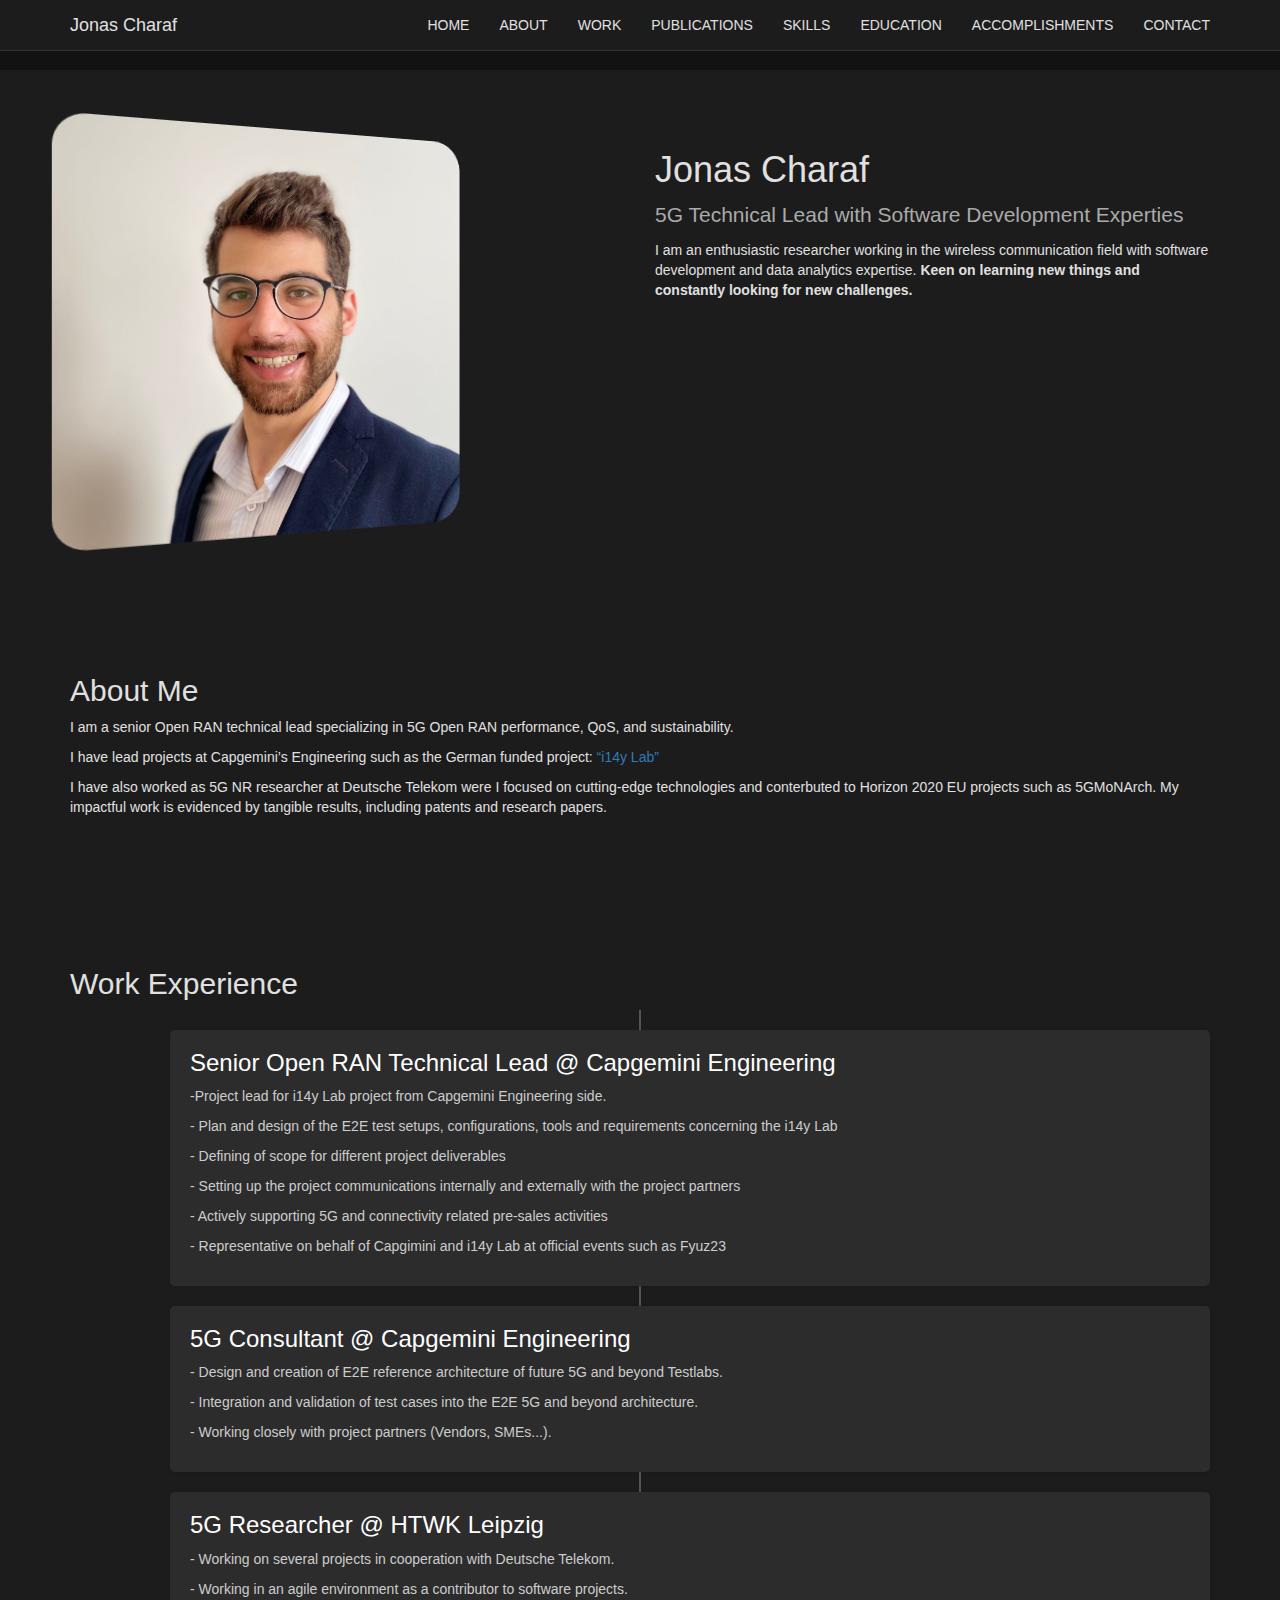
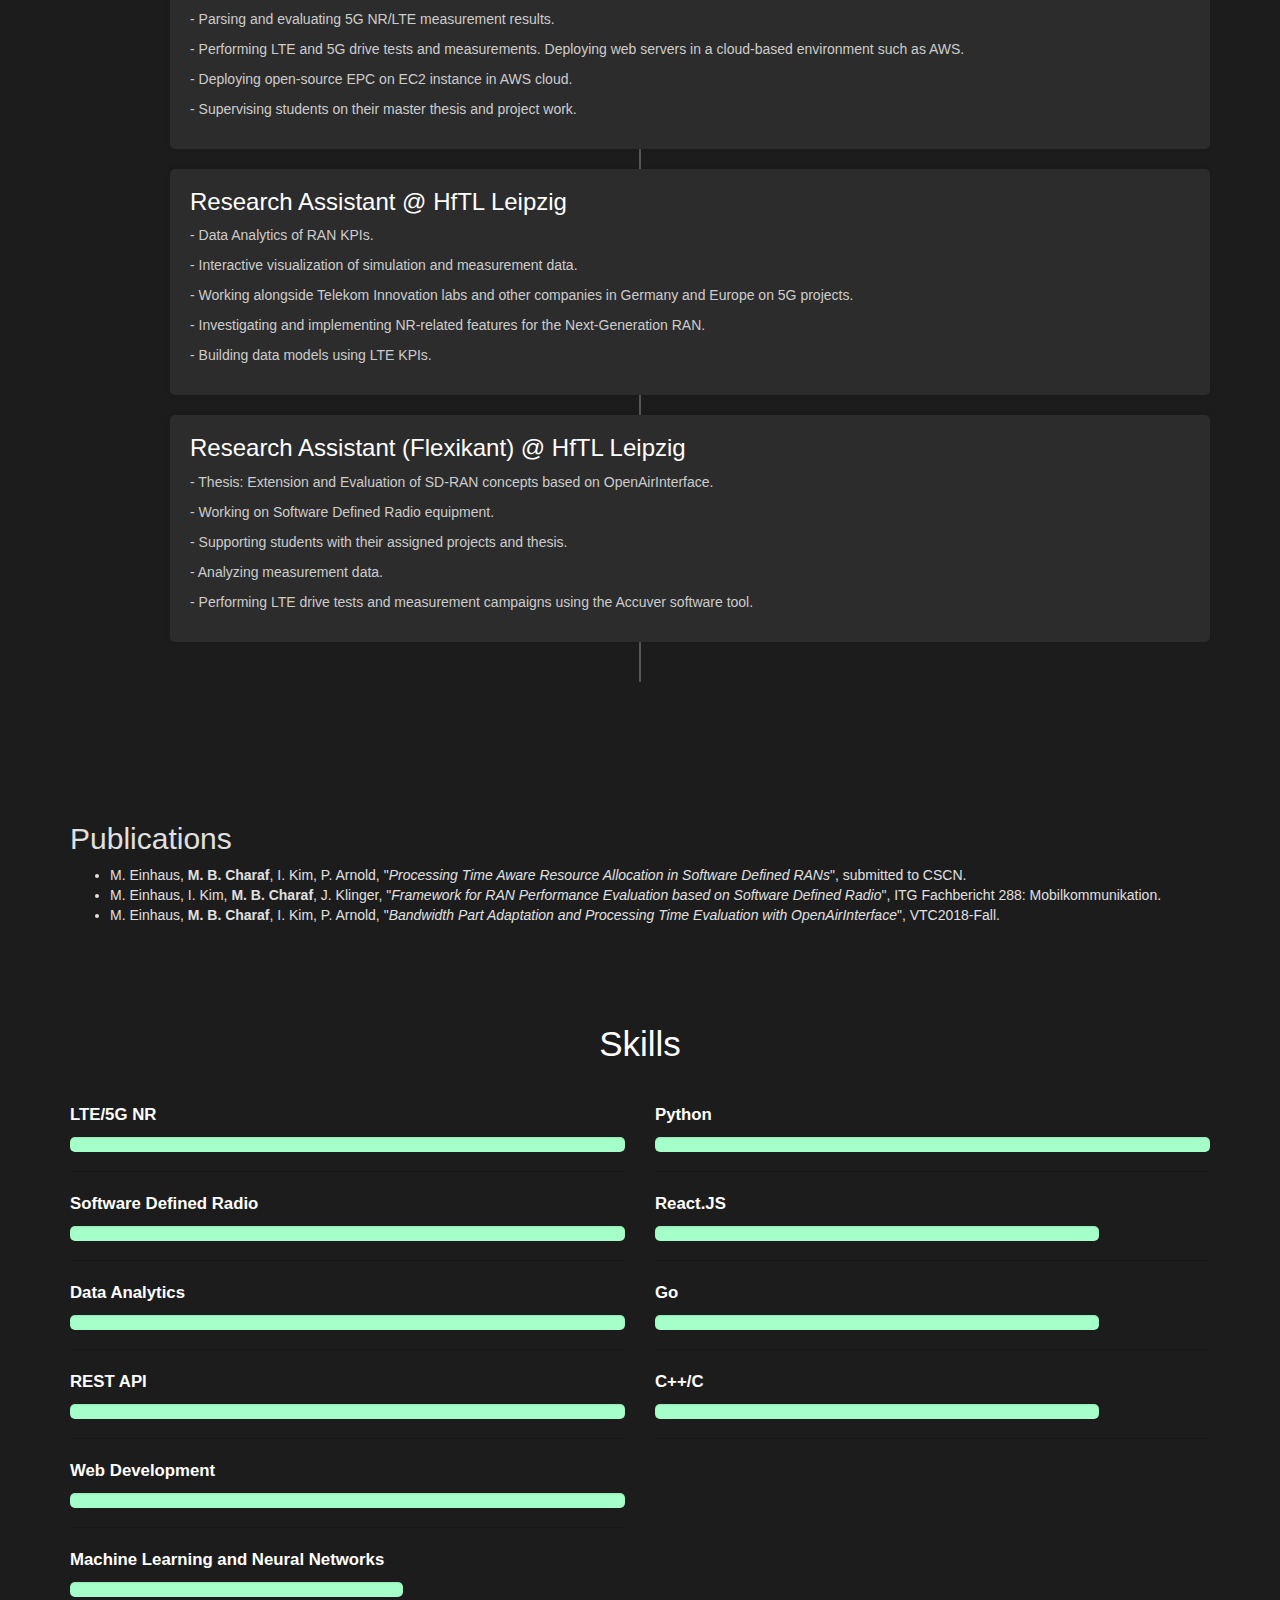
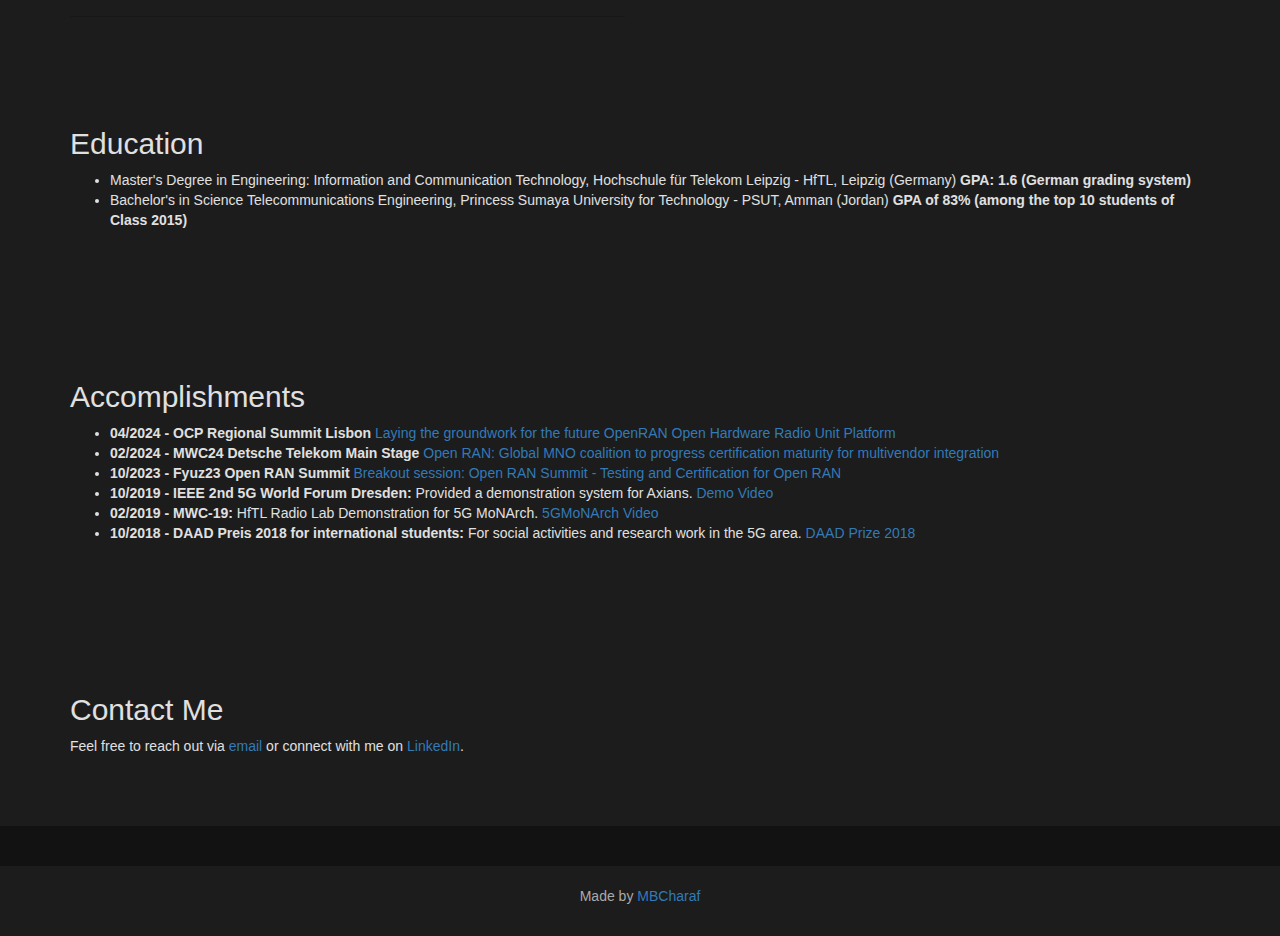
<file: index.html>
<!DOCTYPE html>
<html lang="en">

<head>
    <meta charset="UTF-8">
    <meta name="viewport" content="width=device-width, initial-scale=1.0">
    <meta description="Personal CV of Jonas Charaf">
    <title>Jonas Charaf</title>
    <link rel="stylesheet" href="https://maxcdn.bootstrapcdn.com/bootstrap/3.3.7/css/bootstrap.min.css">
    <link rel="stylesheet" href="css/styles.css">
</head>

<body>
    <nav class="navbar navbar-default navbar-fixed-top">
        <div class="container">
            <div class="navbar-header">
                <a class="navbar-brand" href="#">Jonas Charaf</a>
            </div>
            <ul class="nav navbar-nav navbar-right">
                <li><a href="#home">HOME</a></li>
                <li><a href="#about">ABOUT</a></li>
                <li><a href="#work">WORK</a></li>
                <li><a href="#publications">PUBLICATIONS</a></li>
                <li><a href="#skills">SKILLS</a></li>
                <li><a href="#education">EDUCATION</a></li>
                <li><a href="#accomplishments">ACCOMPLISHMENTS</a></li>
                <li><a href="#contact">CONTACT</a></li>
            </ul>
        </div>
    </nav>

    <section id="home" class="home-section">
        <div class="container">
            <div class="row">
                <div class="col-md-6">
                    <img src="images/Personal_Photo.jpeg" alt="Buchr Profile Picture" class="profile-pic">
                </div>
                <div class="col-md-6">
                    <h1>Jonas Charaf</h1>
                    <p class="tagline">5G Technical Lead with Software Development Experties</p>
                    <p>I am an enthusiastic researcher working in the wireless communication field with software development and data analytics expertise. <strong>Keen on learning new things and constantly looking for new challenges.</strong></p>
                </div>
            </div>
        </div>
    </section>

    <section id="about" class="about-section">
        <div class="container">
            <h2>About Me</h2>
            <p>I am a senior Open RAN technical lead specializing in 5G Open RAN performance, QoS, and sustainability. </p>

            <p>  I have lead projects at Capgemini’s Engineering such as the German funded project:  <a href="https://www.i14y-lab.com/">“i14y Lab”</a> </p>
                
            <p>   I have also worked as 5G NR researcher at Deutsche Telekom were I focused on cutting-edge technologies and conterbuted to Horizon 2020 EU projects such as 5GMoNArch. 
                
                My impactful work is evidenced by tangible results, including patents and research papers.</p>
        </div>
    </section>

    <section id="work" class="work-section">
        <div class="container">
            <h2>Work Experience</h2>
            <div class="timeline">
                <div class="timeline-item">
                    <div class="timeline-date">02/2023 - 08/2024</div>
                    <div class="timeline-content">
                        <h3>Senior Open RAN Technical Lead @ Capgemini Engineering</h3>
                        <p>-Project lead for i14y Lab project from Capgemini Engineering side.

                        <p>  - Plan and design of the E2E test setups, configurations, tools and requirements concerning the i14y Lab</p>
                            
                        <p> - Defining of scope for different project deliverables</p>
                            
                        <p> - Setting up the project communications internally and externally with the project partners</p>
                            
                        <p> - Actively supporting 5G and connectivity related pre-sales activities </p>
                            
                        <p>  - Representative on behalf of Capgimini and i14y Lab at official events such as Fyuz23 </p>
                    </div>
                </div>
                <div class="timeline-item">
                    <div class="timeline-date">01/2022 - 02/2023</div>
                    <div class="timeline-content">
                        <h3>5G Consultant @ Capgemini Engineering</h3>
                        <p> - Design and creation of E2E reference architecture of future 5G and beyond Testlabs. </p>
                            <p>  - Integration and validation of test cases into the E2E 5G and beyond architecture.</p>
                                <p>  -  Working closely with project partners (Vendors, SMEs...).</p>
                    </div>
                </div>
                <div class="timeline-item">
                    <div class="timeline-date">02/2019 - 12/2021</div>
                    <div class="timeline-content">
                        <h3>5G Researcher @ HTWK Leipzig</h3>
                        <p> - Working on several projects in cooperation with Deutsche Telekom. </p>
                            <p> - Working in an agile environment as a contributor to software projects.</p>
                                <p> - Parsing and evaluating 5G NR/LTE measurement results. </p>
                                    <p> - Performing LTE and 5G drive tests and measurements. Deploying web servers in a cloud-based environment such as AWS. </p>
                                        <p>  - Deploying open-source EPC on EC2 instance in AWS cloud. </p>
                                            <p>  - Supervising students on their master thesis and project work.</p>
                    </div>
                </div>
                <div class="timeline-item">
                    <div class="timeline-date">09/2018 - 01/2019</div>
                    <div class="timeline-content">
                        <h3>Research Assistant @ HfTL Leipzig</h3>
                        <p> - Data Analytics of RAN KPIs. </p>
                        <p> -  Interactive visualization of simulation and measurement data. </p>
                        <p> -  Working alongside Telekom Innovation labs and other companies in Germany and Europe on 5G projects.</p>
                        <p> -   Investigating and implementing NR-related features for the Next-Generation RAN. </p>
                        <p> -   Building data models using LTE KPIs.</p>
                    </div>
                </div>
                <div class="timeline-item">
                    <div class="timeline-date">05/2017 - 08/2018</div>
                    <div class="timeline-content">
                        <h3>Research Assistant (Flexikant) @ HfTL Leipzig</h3>
                        <p> -  Thesis: Extension and Evaluation of SD-RAN concepts based on OpenAirInterface.</p>
                        <p> -  Working on Software Defined Radio equipment.</p>
                        <p>  -    Supporting students with their assigned projects and thesis.</p>
                        <p>  -     Analyzing measurement data. </p>
                        <p>  -     Performing LTE drive tests and measurement campaigns using the Accuver software tool.</p>
                    </div>
                </div>
            </div>
        </div>
    </section>

    <section id="publications" class="publications-section">
        <div class="container">
            <h2>Publications</h2>
            <ul>
                <li>M. Einhaus, <strong> M. B. Charaf</strong>, I. Kim, P. Arnold, "<em>Processing Time Aware Resource Allocation in Software Defined RANs</em>", submitted to CSCN.</li>
                <li>M. Einhaus, I. Kim, <strong> M. B. Charaf</strong>, J. Klinger, "<em>Framework for RAN Performance Evaluation based on Software Defined Radio</em>", ITG Fachbericht 288: Mobilkommunikation.</li>
                <li>M. Einhaus, <strong> M. B. Charaf</strong>, I. Kim, P. Arnold, "<em>Bandwidth Part Adaptation and Processing Time Evaluation with OpenAirInterface</em>", VTC2018-Fall.</li>
            </ul>
        </div>
    </section>
    <section id="skills" class="skills-section">
        <div class="container">
            <h2>Skills</h2>
            <div class="row">
                <div class="col-md-6">
                    <ul class="skills-list">
                        <li>
                            <span class="skill-name">LTE/5G NR</span>
                            <div class="progress-bar">
                                <div class="progress" style="width: 100%;"></div>
                            </div>
                        </li>
                        <li>
                            <span class="skill-name">Software Defined Radio</span>
                            <div class="progress-bar">
                                <div class="progress" style="width: 100%;"></div>
                            </div>
                        </li>
                        <li>
                            <span class="skill-name">Data Analytics</span>
                            <div class="progress-bar">
                                <div class="progress" style="width: 100%;"></div>
                            </div>
                        </li>
                        <li>
                            <span class="skill-name">REST API</span>
                            <div class="progress-bar">
                                <div class="progress" style="width: 100%;"></div>
                            </div>
                        </li>
                        <li>
                            <span class="skill-name">Web Development</span>
                            <div class="progress-bar">
                                <div class="progress" style="width: 100%;"></div>
                            </div>
                        </li>
                        <li>
                            <span class="skill-name">Machine Learning and Neural Networks</span>
                            <div class="progress-bar">
                                <div class="progress" style="width: 60%;"></div>
                            </div>
                        </li>
                    </ul>
                </div>
                <div class="col-md-6">
                    <ul class="skills-list">
                        <li>
                            <span class="skill-name">Python</span>
                            <div class="progress-bar">
                                <div class="progress" style="width: 100%;"></div>
                            </div>
                        </li>
                        <li>
                            <span class="skill-name">React.JS</span>
                            <div class="progress-bar">
                                <div class="progress" style="width: 80%;"></div>
                            </div>
                        </li>
                        <li>
                            <span class="skill-name">Go</span>
                            <div class="progress-bar">
                                <div class="progress" style="width: 80%;"></div>
                            </div>
                        </li>
                        <li>
                            <span class="skill-name">C++/C</span>
                            <div class="progress-bar">
                                <div class="progress" style="width: 80%;"></div>
                            </div>
                        </li>
                    </ul>
                </div>
            </div>
        </div>
    </section>

    <section id="education" class="education-section">
        <div class="container">
            <h2>Education</h2>
            <ul>
                <li>Master's Degree in Engineering: Information and Communication Technology, Hochschule für Telekom Leipzig - HfTL, Leipzig (Germany) <strong>GPA: 1.6 (German grading system)</strong></li>
                <li>Bachelor's in Science Telecommunications Engineering, Princess Sumaya University for Technology - PSUT, Amman (Jordan) <strong>GPA of 83% (among the top 10 students of Class 2015)</strong></li>
            </ul>
        </div>
    </section>

    <section id="accomplishments" class="accomplishments-section">
        <div class="container">
            <h2>Accomplishments</h2>
            <ul>
                <li><strong>04/2024 - OCP Regional Summit Lisbon</strong><a href="https://www.opencompute.org/blog/laying-the-groundwork-for-the-future-openran-open-hardware-radio-unit-platform-at-the-ocp-regional-summit-in-lisbon"> Laying the groundwork for the future OpenRAN Open Hardware Radio Unit Platform</a></li>
                <li><strong>02/2024 - MWC24 Detsche Telekom Main Stage</strong><a href="https://mwc.telekom.com/speaker/jonas-charaf-2024"> Open RAN: Global MNO coalition to progress certification maturity for multivendor integration</a></li>
                <li><strong>10/2023 - Fyuz23 Open RAN Summit</strong><a href="https://www.youtube.com/watch?v=KmJ0NH8uqKw"> Breakout session: Open RAN Summit - Testing and Certification for Open RAN </a></li>
                <li><strong>10/2019 - IEEE 2nd 5G World Forum Dresden:</strong> Provided a demonstration system for Axians. <a href="https://www.youtube.com/watch?v=79qnZN4NNzw&t=35s"> Demo Video</a></li>
                <li><strong>02/2019 - MWC-19:</strong> HfTL Radio Lab Demonstration for 5G MoNArch. <a href="https://www.youtube.com/watch?v=lJs1aWvZu5U">5GMoNArch Video</a></li>
                <li><strong>10/2018 - DAAD Preis 2018 for international students:</strong> For social activities and research work in the 5G area. <a href="https://www.abitur-und-studium.de/Blogs/Hochschule-fuer-Telekommunikation-Leipzig/Student-aus-Syrien-erhaelt-DAAD-Preis-2018">DAAD Prize 2018</a></li>
            </ul>
        </div>
    </section>

    <section id="contact" class="contact-section">
        <div class="container">
            <h2>Contact Me</h2>
            <p>Feel free to reach out via <a href="mailto:jonas.charaf@outlook.com">email</a> or connect with me on <a href="https://www.linkedin.com/in/mbeshercharaf">LinkedIn</a>.</p>
        </div>
    </section>

    <footer class="footer">
        <div class="container">
            <p>Made by <a href="https://github.com/MBCharaf">MBCharaf</a></p>
        </div>
    </footer>

    <script src="https://ajax.googleapis.com/ajax/libs/jquery/3.5.1/jquery.min.js"></script>
    <script src="https://maxcdn.bootstrapcdn.com/bootstrap/3.3.7/js/bootstrap.min.js"></script>
    <script src="js/myScript.js"></script>
</body>

</html>
</file>
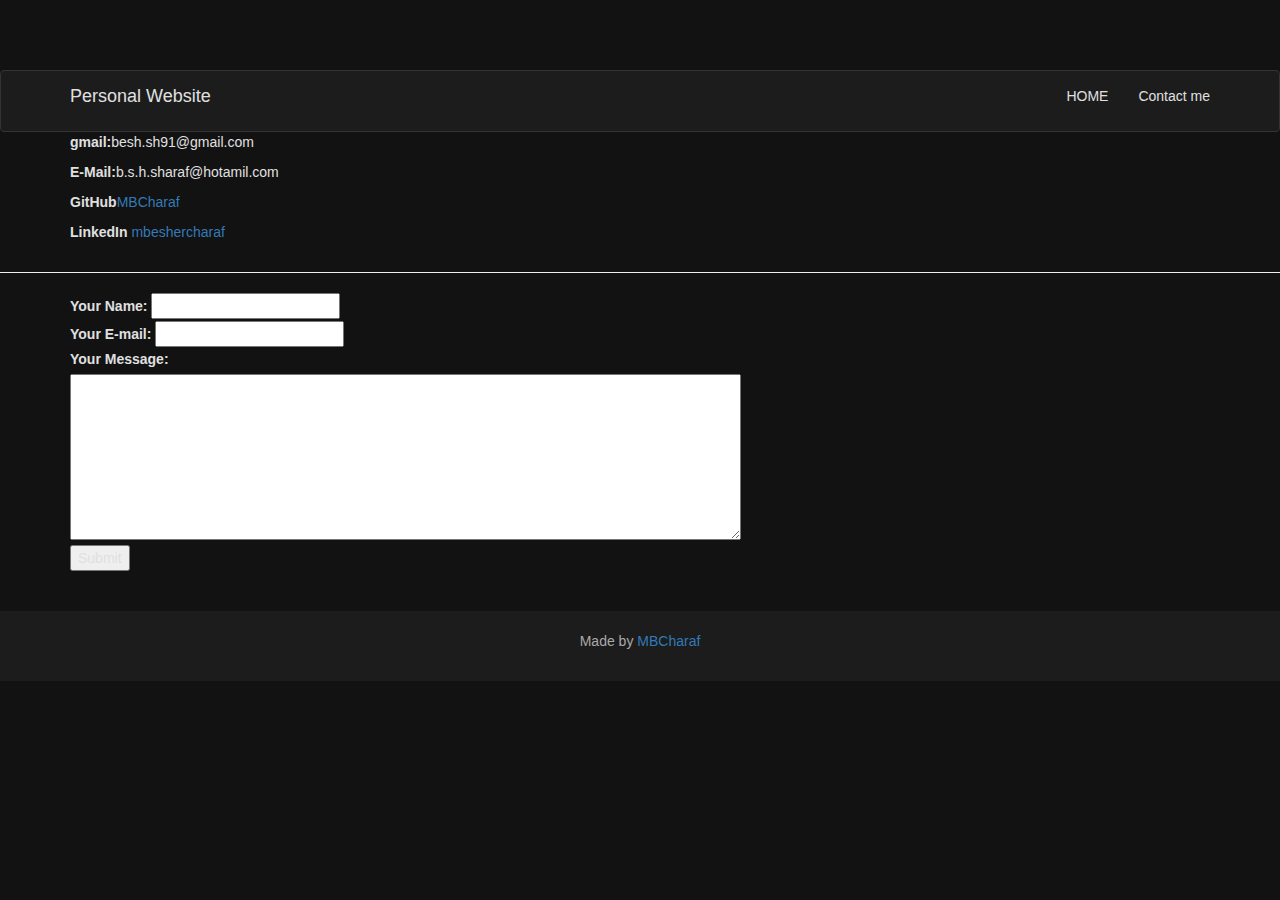
<file: contactme.html>
<!DOCTYPE html>
<html>
    <head>
        <meta charset="utf-8">
        <link rel="stylesheet" href="https://maxcdn.bootstrapcdn.com/bootstrap/3.3.7/css/bootstrap.min.css">
        <meta descrption="Personal CV of Mohamad Buchr Charaf">
        <title>Mohamad Buchr Charaf Site</title>
        <link rel="stylesheet" href="css/styles.css">
        <nav class="navbar navbar-default">
          <div class="container">
            <div class="navbar-header">
              <p class="navbar-brand">Personal Website</p>
            </div>
            <ul class="nav navbar-nav navbar-right">
              <li id="home"><a href="index.html">HOME</a></li>
              <li id="login"><a href="contactme.html">Contact me</a></li>
            </ul>
             </div>
            </nav>
    </head>
    <body>
        <div class="container">

        <p> <strong>gmail:</strong>besh.sh91@gmail.com</p>

        <p> <strong>E-Mail:</strong>b.s.h.sharaf@hotamil.com</p>
        <p> <strong>GitHub</strong><a href="https://github.com/MBCharaf">MBCharaf</a></p>
        <p> <strong>LinkedIn</strong> <a href="https://www.linkedin.com/in/mbeshercharaf">mbeshercharaf</a></p>
        </div>
        <hr>
        <div class="container">

    <form action="mailto:b.s.h.sharaf@hotmail.com" method="post" enctype="text/plain">
        <label>Your Name: </label>
        <input type="text" name="yourName" value=""><br>
        <label>Your E-mail: </label>
        <input type="email" name="yourEmail" value=""><br>
        <label>Your Message:</label><br>
        <textarea name= "YourMessage" rows="8" cols="80"></textarea><br>
        <input type="submit" name="" >
    </form>
</div>
<div class="footer-padding"></div>
<div class="footer">
  <p>Made by <a href="https://github.com/MBCharaf">MBCharaf</a>  </p>
</div>
</div>

    </body>

</html>
</file>
<file: css/styles.css>
body {
  font-family: 'Arial', sans-serif;
  padding-top: 70px;
  background-color: #121212;
  color: #e0e0e0;
}

.navbar {
  margin-bottom: 0;
  background-color: #1c1c1c;
  border-color: #333;
}

.navbar-brand {
  color: #e0e0e0 !important;
}

.navbar-nav > li > a {
  color: #e0e0e0 !important;
}

.navbar-nav > li > a:hover {
  color: #ffffff !important;
}

.home-section, .about-section, .work-section, .publications-section, .skills-section, .education-section, .accomplishments-section, .contact-section {
  padding: 60px 0;
  background-color: #1c1c1c;
}

.profile-pic {
  max-width: 80%;
  border-top-left-radius: 15px;
  border-top-right-radius: 15px;
  --f: .1; /* parallax factor (the smaller the better) */
  --r: 30px; /* the radius */

  --_f: calc(100%*var(--f)/(1 + var(--f)));
  --_a: calc(90deg*var(--f));

  aspect-ratio: calc(1 + var(--f));
  object-fit: cover;
  clip-path: inset(0 var(--_f) 0 0 round var(--r));
  transform: perspective(400px) translateX(0px) rotateY(var(--_a));
  transition: .5s;

}
.profile-pic:hover {
  clip-path: inset(0 0 0 var(--_f) round var(--r));
  transform: perspective(400px) translateX(calc(-1*var(--_f))) rotateY(calc(-1*var(--_a)));
}

.tagline {
  font-size: 1.5em;
  color: #aaaaaa;
}

.timeline {
  position: relative;
  padding: 20px 0;
  list-style: none;
}

.timeline:before {
  content: '';
  position: absolute;
  top: 0;
  bottom: 0;
  width: 2px;
  background: #555;
  left: 50%;
  margin-left: -1px;
}

.timeline-item {
  margin-bottom: 20px;
  position: relative;
}

.timeline-item:before, .timeline-item:after {
  content: "";
  display: table;
}

.timeline-item:after {
  clear: both;
}

.timeline-item .timeline-date {
  position: absolute;
  width: 100px;
  text-align: right;
  left: 50%;
  top: 30px;
  margin-left: -125px;
  color: #aaaaaa;
}

.timeline-item .timeline-content {
  margin-left: 100px;
  background: #2c2c2c;
  padding: 20px;
  position: relative;
  border-radius: 5px;
  box-shadow: 0 0 5px rgba(0, 0, 0, 0.1);
}

.timeline-item .timeline-content h3 {
  margin-top: 0;
  color: #ffffff;
}

.timeline-item .timeline-content p {
  color: #cccccc;
}

.footer {
  background: #1c1c1c;
  padding: 20px 0;
  text-align: center;
  color: #aaaaaa;
  margin-top: 40px;
}

.footer a {
  color: #337ab7;
}

@media (max-width: 768px) {
  .timeline:before {
      left: 8%;
  }
  
  .timeline-item .timeline-date {
      text-align: left;
      left: 0;
      margin-left: 0;
      top: -15px;
  }
  
  .timeline-item .timeline-content {
      margin-left: 0;
      padding-left: 20px;
      padding-right: 20px;
  }
}

.skills-section {
  padding: 10px 0;
  color: #fff;
}

.skills-section h2 {
  text-align: center;
  margin-bottom: 40px;
  font-size: 2.5em;
  color: #fff;
}

.skills-list {
  list-style: none;
  padding: 0;
}

.skills-list li {
  font-size: 1.2em;
  margin-bottom: 20px;
  display: flex;
  flex-direction: column;
}

.skill-name {
  font-weight: bold;
  margin-bottom: 10px;
}

.progress-bar {
  width: 100%;
  background-color: #1c1c1c;
  border-radius: 1px;
  overflow: hidden;
}

.progress {
  height: 15px;
  background-color: #A5FFC9;
  border-radius: 5px;
  width: 0;
  transition: width 1s ease-in-out;
}

.skills-list li:hover .progress {
  width: 100%;
}

@media (max-width: 768px) {
  .skills-list li {
      font-size: 1em;
      
  }
  .navbar {
    display: none;
}
}
</file>
